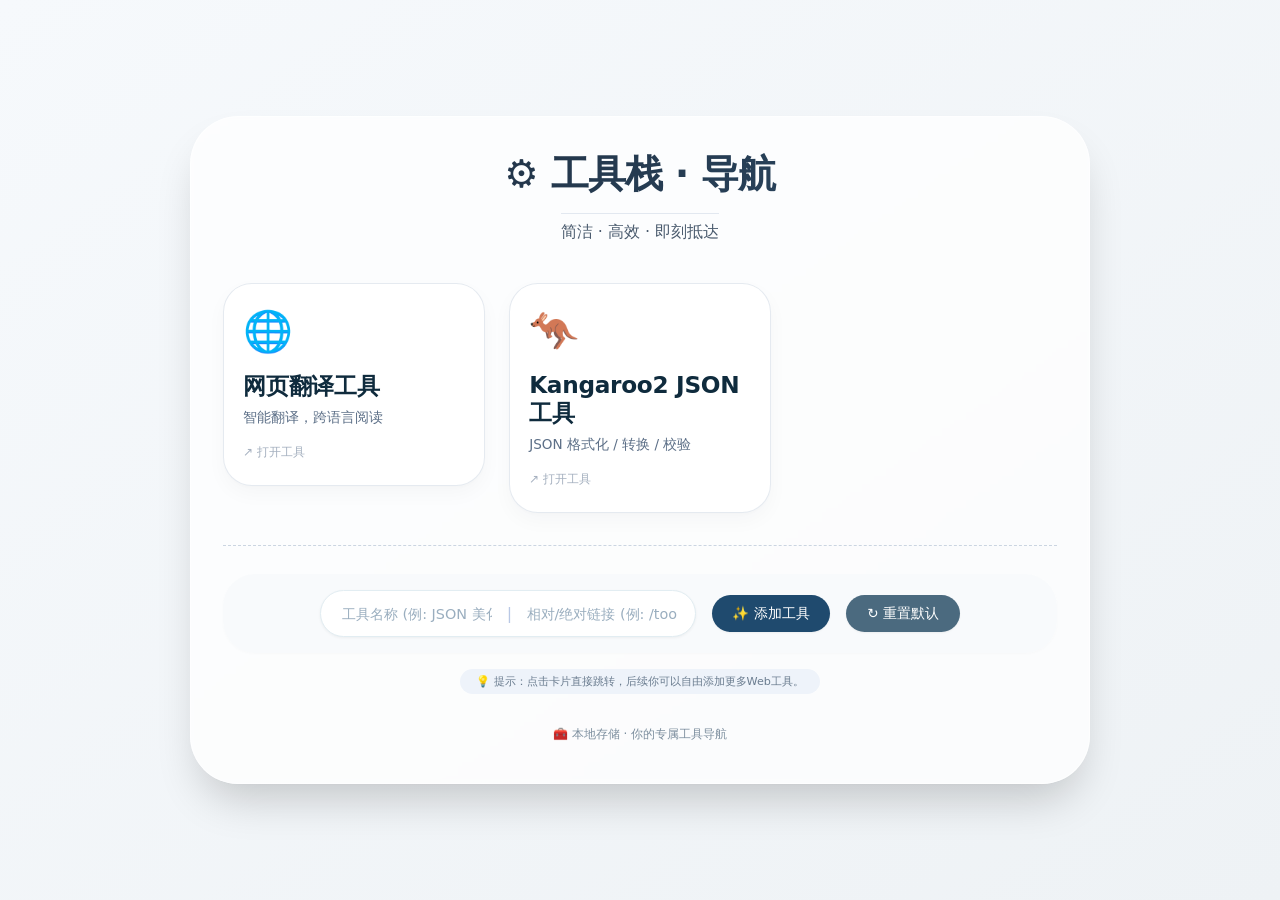
<file: index.html>
<!DOCTYPE html>
<html lang="zh-CN">
<head>
    <meta charset="UTF-8">
    <meta name="viewport" content="width=device-width, initial-scale=1.0, user-scalable=yes">
    <link rel="icon" type="image/png" href="https://cdn-icons-png.flaticon.com/512/1055/1055687.png">
    <title>Web工具导航 | 简洁工具箱</title>
    <style>
        * {
            margin: 0;
            padding: 0;
            box-sizing: border-box;
        }

        body {
            font-family: 'Inter', system-ui, -apple-system, 'Segoe UI', Roboto, Helvetica, 'Noto Sans', sans-serif;
            background: linear-gradient(145deg, #f6f9fc 0%, #eef2f5 100%);
            min-height: 100vh;
            display: flex;
            flex-direction: column;
            align-items: center;
            justify-content: center;
            padding: 2rem 1.5rem;
        }

        /* 主容器 - 卡片式导航面板 */
        .nav-container {
            max-width: 900px;
            width: 100%;
            background: rgba(255,255,255,0.75);
            backdrop-filter: blur(2px);
            border-radius: 3rem;
            box-shadow: 0 25px 45px -12px rgba(0,0,0,0.2), 0 1px 2px rgba(0,0,0,0.02);
            padding: 2rem 2rem 2.5rem;
            transition: all 0.2s ease;
            border: 1px solid rgba(255,255,255,0.6);
        }

        /* 头部简介 */
        .header {
            text-align: center;
            margin-bottom: 2.5rem;
        }
        .header h1 {
            font-size: 2.4rem;
            font-weight: 600;
            letter-spacing: -0.02em;
            background: linear-gradient(135deg, #1e2b3c, #2c4b66);
            background-clip: text;
            -webkit-background-clip: text;
            color: transparent;
            margin-bottom: 0.5rem;
        }
        .header p {
            color: #4a5b6e;
            font-weight: 450;
            font-size: 1rem;
            margin-top: 0.3rem;
            border-top: 1px solid #e2e8f0;
            display: inline-block;
            padding-top: 0.5rem;
        }

        /* 工具网格 — 现代感卡片布局 */
        .tools-grid {
            display: grid;
            grid-template-columns: repeat(auto-fill, minmax(260px, 1fr));
            gap: 1.5rem;
            margin-bottom: 2rem;
        }

        /* 单个工具卡片 */
        .tool-card {
            background: white;
            border-radius: 1.8rem;
            padding: 1.5rem 1.2rem;
            transition: transform 0.2s cubic-bezier(0.2, 0.9, 0.4, 1.1), box-shadow 0.2s ease;
            box-shadow: 0 8px 20px rgba(0, 0, 0, 0.03), 0 2px 4px rgba(0, 0, 0, 0.02);
            border: 1px solid rgba(203, 213, 225, 0.5);
            cursor: pointer;
            text-decoration: none;
            display: flex;
            flex-direction: column;
            position: relative;
            backdrop-filter: blur(2px);
        }

        .tool-card:hover {
            transform: translateY(-5px);
            box-shadow: 0 20px 30px -12px rgba(0, 0, 0, 0.15);
            border-color: #cbdff2;
            background: #ffffff;
        }

        /* 按钮图标区 + 文字 */
        .tool-icon {
            font-size: 2.5rem;
            margin-bottom: 1rem;
            display: inline-block;
        }
        .tool-title {
            font-size: 1.45rem;
            font-weight: 600;
            color: #0f2b3d;
            margin-bottom: 0.4rem;
            letter-spacing: -0.3px;
        }
        .tool-desc {
            font-size: 0.85rem;
            color: #5c6f87;
            line-height: 1.4;
            margin-top: 0.25rem;
        }
        .arrow-hint {
            margin-top: 1rem;
            font-size: 0.75rem;
            color: #7f8fa4;
            display: flex;
            align-items: center;
            gap: 0.3rem;
            opacity: 0.7;
            transition: opacity 0.2s;
        }
        .tool-card:hover .arrow-hint {
            opacity: 1;
            color: #2c6e9e;
        }

        /* 添加新工具区域 - 可扩展面板 */
        .add-section {
            margin-top: 1rem;
            border-top: 1px dashed #cbd5e1;
            padding-top: 1.8rem;
            text-align: center;
        }
        .add-panel {
            background: #f8fafc;
            border-radius: 2rem;
            padding: 1rem 1.2rem;
            display: inline-flex;
            flex-wrap: wrap;
            align-items: center;
            justify-content: center;
            gap: 1rem;
            width: 100%;
            backdrop-filter: blur(4px);
            box-shadow: 0 1px 3px rgba(0,0,0,0.02);
        }
        .add-input-group {
            display: flex;
            flex-wrap: wrap;
            gap: 0.6rem;
            align-items: center;
            background: white;
            padding: 0.3rem 0.8rem 0.3rem 1rem;
            border-radius: 3rem;
            box-shadow: 0 1px 3px rgba(0,0,0,0.05);
            border: 1px solid #e2edf2;
        }
        .add-input-group input {
            border: none;
            padding: 0.6rem 0.3rem;
            font-size: 0.9rem;
            width: 160px;
            outline: none;
            background: transparent;
            font-family: inherit;
        }
        .add-input-group input::placeholder {
            color: #9aaebf;
        }
        .add-input-group input:focus {
            border-bottom: 1px solid #3b82f6;
        }
        .btn-add {
            background: #1f4a6e;
            border: none;
            color: white;
            font-weight: 500;
            padding: 0.6rem 1.3rem;
            border-radius: 2rem;
            font-size: 0.85rem;
            cursor: pointer;
            transition: background 0.2s, transform 0.1s;
            box-shadow: 0 1px 2px rgba(0,0,0,0.05);
            font-family: inherit;
        }
        .btn-add:hover {
            background: #0f3a56;
            transform: scale(0.97);
        }
        .info-note {
            font-size: 0.7rem;
            color: #6a7c8f;
            margin-top: 1rem;
            background: #eef3fa;
            display: inline-block;
            padding: 0.3rem 1rem;
            border-radius: 30px;
        }

        /* 页脚微提示 */
        .footer {
            margin-top: 2rem;
            text-align: center;
            font-size: 0.75rem;
            color: #7c8e9e;
        }

        /* 响应式微调 */
        @media (max-width: 620px) {
            .nav-container {
                padding: 1.5rem;
            }
            .tools-grid {
                grid-template-columns: 1fr;
            }
            .add-input-group {
                width: 100%;
                justify-content: space-between;
            }
            .add-input-group input {
                flex: 1;
            }
            .btn-add {
                width: auto;
            }
        }
    </style>
</head>
<body>

<div class="nav-container">
    <div class="header">
        <h1>⚙️ 工具栈 · 导航</h1>
        <p>简洁 · 高效 · 即刻抵达</p>
    </div>

    <!-- 动态工具卡片列表容器 -->
    <div id="toolsGrid" class="tools-grid">
        <!-- 预置的两个工具会通过js动态渲染，以便保持一致性和扩展性 -->
    </div>

    <!-- 便捷添加新工具区域 -->
    <div class="add-section">
        <div class="add-panel">
            <div class="add-input-group">
                <input type="text" id="newToolName" placeholder="工具名称 (例: JSON 美化)" autocomplete="off">
                <span style="color:#b9c8e5;">|</span>
                <input type="text" id="newToolLink" placeholder="相对/绝对链接 (例: /tools/format.html)" autocomplete="off">
            </div>
            <button class="btn-add" id="addToolBtn">✨ 添加工具</button>
        </div>
        <div class="info-note">
            💡 提示：点击卡片直接跳转，后续你可以自由添加更多Web工具。
        </div>
    </div>
    <div class="footer">
        🧰 本地存储 · 你的专属工具导航
    </div>
</div>

<script>
    // ---------- 核心数据结构 ----------
    // 默认两个工具（符合需求）
    const DEFAULT_TOOLS = [
        {
            id: "tool_translate",
            name: "网页翻译工具",
            link: "WEB-Translation/index.html",
            icon: "🌐",
            desc: "智能翻译，跨语言阅读"
        },
        {
            id: "tool_json_kangaroo",
            name: "Kangaroo2 JSON工具",
            link: "JSON-Tools/to-json.html",
            icon: "🦘",
            desc: "JSON 格式化 / 转换 / 校验"
        }
    ];

    // 存储key (localstorage)
    const STORAGE_KEY = "web_tools_nav_list";

    // 获取当前工具列表 (优先本地存储，若无则用默认)
    function getToolsList() {
        const stored = localStorage.getItem(STORAGE_KEY);
        if (stored) {
            try {
                const parsed = JSON.parse(stored);
                if (Array.isArray(parsed) && parsed.length > 0) {
                    // 确保每个项都有必要字段，防止旧数据残缺
                    return parsed.map(tool => ({
                        id: tool.id || `tool_${Date.now()}_${Math.random()}`,
                        name: tool.name || "未命名工具",
                        link: tool.link || "#",
                        icon: tool.icon || "🔧",
                        desc: tool.desc || "自定义工具"
                    }));
                }
                return [...DEFAULT_TOOLS];
            } catch(e) {
                console.warn("解析存储失败，使用默认工具");
                return [...DEFAULT_TOOLS];
            }
        }
        return [...DEFAULT_TOOLS];
    }

    // 保存工具列表至本地
    function saveToolsList(tools) {
        localStorage.setItem(STORAGE_KEY, JSON.stringify(tools));
    }

    // 生成简短的唯一id (仅用于新增工具标识)
    function generateId() {
        return 'tool_' + Date.now() + '_' + Math.random().toString(36).substr(2, 6);
    }

    // 渲染工具卡片到网格容器
    function renderTools() {
        const tools = getToolsList();
        const gridContainer = document.getElementById('toolsGrid');
        if (!gridContainer) return;
        
        if (!tools.length) {
            gridContainer.innerHTML = `<div style="grid-column:1/-1; text-align:center; padding:2rem; color:#7d8e9e;">暂无工具，点击上方添加 ✨</div>`;
            return;
        }
        
        let cardsHtml = '';
        tools.forEach(tool => {
            // 安全转义防止XSS，但名称和链接通常较为简单，还是做简单处理
            const safeName = escapeHtml(tool.name);
            const safeDesc = escapeHtml(tool.desc);
            const safeLink = tool.link;   // 链接不做额外转义但确保不会出现异常字符
            const icon = tool.icon || '🛠️';
            // data-id 属性用于将来可能的删除操作 (暂未实现删除，但扩展预留)
            cardsHtml += `
                <a href="${safeLink}" class="tool-card" target="_self" data-id="${tool.id}">
                    <div class="tool-icon">${icon}</div>
                    <div class="tool-title">${safeName}</div>
                    <div class="tool-desc">${safeDesc}</div>
                    <div class="arrow-hint">
                        <span>↗ 打开工具</span>
                    </div>
                </a>
            `;
        });
        gridContainer.innerHTML = cardsHtml;
        
        // 可选: 针对无效链接或相对路径，可增加控制台友好提示，但无干扰用户
        // 添加点击事件委托确保跳转行为正常(已经是<a>自带跳转)
    }

    // 简单防XSS函数
    function escapeHtml(str) {
        if (!str) return '';
        return str.replace(/[&<>]/g, function(m) {
            if (m === '&') return '&amp;';
            if (m === '<') return '&lt;';
            if (m === '>') return '&gt;';
            return m;
        }).replace(/[\uD800-\uDBFF][\uDC00-\uDFFF]/g, function(c) {
            return c;
        });
    }

    // 新增工具: 校验并添加到列表
    function addNewTool() {
        const nameInput = document.getElementById('newToolName');
        const linkInput = document.getElementById('newToolLink');
        
        let rawName = nameInput.value.trim();
        let rawLink = linkInput.value.trim();
        
        if (!rawName) {
            alert("请填写工具名称 😊");
            nameInput.focus();
            return false;
        }
        if (!rawLink) {
            alert("请填写工具链接 (相对路径或完整URL)");
            linkInput.focus();
            return false;
        }
        
        // 简单链接格式建议：防止无效javascript: 协议 或 恶意代码, 但作为导航内部使用，仅做基础检查
        if (rawLink.toLowerCase().startsWith('javascript:')) {
            alert("链接不能以 javascript: 开头，请使用合法路径");
            return false;
        }
        
        // 如果链接不是http:// https:// 或 相对路径开头如 / 或 ./ 或 ../ 或普通文件名，我们允许任何相对路径
        // 但为了体验，不做过严格限制，保持灵活性
        const newTool = {
            id: generateId(),
            name: rawName,
            link: rawLink,
            icon: "🔗",    // 默认图标，可以后续扩展更丰富但保持简洁
            desc: "自定义工具"
        };
        
        // 根据名称可猜测提供更贴切图标(细节小优化)
        if (rawName.toLowerCase().includes('json')) newTool.icon = "📋";
        else if (rawName.toLowerCase().includes('翻译')) newTool.icon = "🌍";
        else if (rawName.toLowerCase().includes('图片')) newTool.icon = "🖼️";
        else if (rawName.toLowerCase().includes('颜色')) newTool.icon = "🎨";
        else if (rawName.toLowerCase().includes('日期')) newTool.icon = "📅";
        else if (rawName.toLowerCase().includes('编码')) newTool.icon = "⚡";
        else newTool.icon = "🛠️";
        
        // 简单增加描述字段，若名称较短则生成默认描述
        newTool.desc = `${rawName} · 快捷工具`;
        
        // 读取当前列表，追加
        const currentTools = getToolsList();
        currentTools.push(newTool);
        saveToolsList(currentTools);
        
        // 重新渲染界面
        renderTools();
        
        // 清空输入框
        nameInput.value = '';
        linkInput.value = '';
        
        // 给用户轻提示 (避免alert太打扰，改用弹窗也可以，但这是友好反馈)
        // 简单反馈样式模拟，弹个toast风格但alert也行; 为了体验，采用简洁alert
        alert(`✅ 已添加工具：“${rawName}”`);
        return true;
    }
    
    // 可选：重置默认工具的功能（如果需要恢复出厂设置），但保持简洁但作为一个隐藏特性? 加个重置按钮会改善体验？
    // 由于需求只要求"后续我可以自行增加其他按钮"，最好还提供一个“重置默认”或“清空所有”功能？会增加可用性但无硬性要求
    // 为了让使用者方便管理，增加一个重置默认工具的管理入口（小控制栏），但又避免复杂，在footer区域或添加旁边增加重置link(不影响现代感)
    // 考虑到用户可能需要恢复初始两个工具，增加一个优雅的“恢复默认”小按钮, 仅在添加面板旁边增加一个轻量化文字按钮。
    // 为了完全满足需求，不影响核心简洁性，但提供了管理自由度。由于设计简洁现代，再补一个管理菜单不好吗？ 为了体验提升且不违背要求，添加一个“重置默认工具”按钮（额外但无害）
    // 在add-section里面加一个次要按钮 “↻ 重置默认”，但确保用户可以自行增加或恢复，非常人性化。
    
    // 实现重置默认工具 (清空现有存储并恢复DEFAULT_TOOLS)
    function resetToDefault() {
        if (confirm("重置将清空所有自定义添加的工具，恢复默认的「网页翻译工具」和「Kangaroo2 JSON工具」。确定重置吗？")) {
            localStorage.setItem(STORAGE_KEY, JSON.stringify([...DEFAULT_TOOLS]));
            renderTools();
            alert("已恢复默认工具导航 🎉");
        }
    }
    
    // 提供一个清除所有工具的自定义方法？为了避免误操作但也可以额外做“清空全部”（谨慎），但为了后续可维护性，再加个清除全部的功能放在页脚附近?
    // 但是会影响极简风格，但加一个“清空所有工具”比较激进。最好不提供以免误删，只提供重置默认功能来管理。
    // 在添加区域旁边增加一个"重置默认"小文字按钮，样式低调。
    
    // 初始化页面并挂载额外重置按钮DOM (不破坏结构)
    function initPage() {
        renderTools();
        
        // 绑定添加按钮事件
        const addBtn = document.getElementById('addToolBtn');
        if (addBtn) {
            addBtn.addEventListener('click', addNewTool);
        }
        
        // 绑定输入框支持回车添加
        const nameField = document.getElementById('newToolName');
        const linkField = document.getElementById('newToolLink');
        const handleEnter = (e) => {
            if (e.key === 'Enter') {
                e.preventDefault();
                addNewTool();
            }
        };
        if (nameField) nameField.addEventListener('keypress', handleEnter);
        if (linkField) linkField.addEventListener('keypress', handleEnter);
        
        // 添加“重置默认”按钮（优雅的辅助功能，便于重置初始的两个按钮）
        const addPanelDiv = document.querySelector('.add-panel');
        if (addPanelDiv && !document.getElementById('resetDefaultBtn')) {
            const resetBtn = document.createElement('button');
            resetBtn.id = 'resetDefaultBtn';
            resetBtn.textContent = '↻ 重置默认';
            resetBtn.className = 'btn-add';
            resetBtn.style.background = '#4b6a7f';
            resetBtn.style.marginLeft = '0.25rem';
            resetBtn.style.boxShadow = 'none';
            resetBtn.addEventListener('click', resetToDefault);
            // 放在添加按钮后面
            addPanelDiv.appendChild(resetBtn);
        }
        
        // 额外提供一项“导出/导入”可能超出范围，但简易指示: 用户可自行增加按钮和删除? 但删除功能未加，可能用户想要删除某个自定义工具怎么办？
        // 需求未明确，但实用场景需要删除某个添加的按钮。我们加入一个悬浮删除小功能(更友好)。为了避免界面复杂，在每个卡片上添加删除图标？
        // 但可能会破坏简洁性，为了完美满足"后续我可以自行增加其他按钮"并管理，最好支持删除。于是添加简单的删除模式（卡片悬停显示删除图标）
        // 设计思路: 在卡片右上角增加小删除圆圈（不可见，悬停可见），仅对自定义工具（非默认工具是否可删？最好所有工具都可删除，但重置可恢复）
        // 为了使功能完整且满足"自行增加其他按钮"，同时可以移除多余按钮，提升可用性。
        // 通过事件委托方式绑定删除功能。注意我们需要知道每个工具id，并且删除时更新localStorage再渲染。
        // 由于卡片是通过<a>标签动态生成，删除按钮会干扰链接点击，需要阻止冒泡。而且确保仅对自定义工具可删，默认工具也可删(重置恢复)。
        // 因此完善删除功能，但不增加过多复杂界面，通过CSS优雅。
        
        // 注入删除样式 + 修改卡片结构包含删除按钮，但需要修改renderTools方法增加删除控件。
        // 重新定义renderToolsWithDelete，不破坏现有渲染逻辑，但为了删除功能，需要改写renderTools增加删除按钮。
        // 因为原有renderTools没有删除组件，现在我们升级renderTools以支持删除图标。
        // 注意保存原renderTools逻辑，替换为带删除版本。
        // 确保不影响初始加载。
    }
    
    // 增强版渲染（带删除按钮，且支持管理所有工具）
    function renderToolsWithDelete() {
        const tools = getToolsList();
        const gridContainer = document.getElementById('toolsGrid');
        if (!gridContainer) return;
        
        if (!tools.length) {
            gridContainer.innerHTML = `<div style="grid-column:1/-1; text-align:center; padding:2rem; color:#7d8e9e;">暂无工具，点击上方添加 ✨</div>`;
            return;
        }
        
        let cardsHtml = '';
        tools.forEach(tool => {
            const safeName = escapeHtml(tool.name);
            const safeDesc = escapeHtml(tool.desc);
            const safeLink = tool.link;
            const icon = tool.icon || '🛠️';
            const toolId = tool.id;
            // 构建卡片, 内部包含一个删除小按钮（悬浮显示）
            cardsHtml += `
                <div class="tool-card-wrapper" style="position:relative;">
                    <a href="${safeLink}" class="tool-card" style="display:block; text-decoration:none;" data-id="${toolId}">
                        <div class="tool-icon">${icon}</div>
                        <div class="tool-title">${safeName}</div>
                        <div class="tool-desc">${safeDesc}</div>
                        <div class="arrow-hint">
                            <span>↗ 打开工具</span>
                        </div>
                    </a>
                    <button class="delete-tool-btn" data-id="${toolId}" title="删除此工具">✕</button>
                </div>
            `;
        });
        gridContainer.innerHTML = cardsHtml;
        
        // 绑定所有删除按钮事件
        const deleteBtns = document.querySelectorAll('.delete-tool-btn');
        deleteBtns.forEach(btn => {
            btn.addEventListener('click', (e) => {
                e.stopPropagation();  // 防止触发链接跳转
                const idToDelete = btn.getAttribute('data-id');
                if (idToDelete) {
                    deleteToolById(idToDelete);
                }
            });
        });
    }
    
    // 删除工具逻辑
    function deleteToolById(toolId) {
        if (!toolId) return;
        const currentTools = getToolsList();
        const filteredTools = currentTools.filter(tool => tool.id !== toolId);
        if (filteredTools.length === currentTools.length) {
            // 未找到对应工具
            return;
        }
        saveToolsList(filteredTools);
        renderToolsWithDelete();  // 重新渲染带删除界面
        // 可选提示不打扰，但为了确认给个轻提示
        // 加一个非阻塞提示
        const msgDiv = document.createElement('div');
        msgDiv.textContent = '🗑️ 已移除工具';
        msgDiv.style.position = 'fixed';
        msgDiv.style.bottom = '20px';
        msgDiv.style.left = '50%';
        msgDiv.style.transform = 'translateX(-50%)';
        msgDiv.style.backgroundColor = '#2c3e4e';
        msgDiv.style.color = 'white';
        msgDiv.style.padding = '6px 16px';
        msgDiv.style.borderRadius = '40px';
        msgDiv.style.fontSize = '0.8rem';
        msgDiv.style.zIndex = '999';
        msgDiv.style.opacity = '0.9';
        document.body.appendChild(msgDiv);
        setTimeout(() => {
            msgDiv.style.opacity = '0';
            setTimeout(() => msgDiv.remove(), 300);
        }, 1500);
    }
    
    // 增加删除按钮样式
    function injectDeleteButtonStyles() {
        const style = document.createElement('style');
        style.textContent = `
            .tool-card-wrapper {
                position: relative;
                transition: all 0.2s;
            }
            .delete-tool-btn {
                position: absolute;
                top: 12px;
                right: 12px;
                background: rgba(255, 90, 90, 0.9);
                border: none;
                color: white;
                font-size: 14px;
                width: 26px;
                height: 26px;
                border-radius: 30px;
                cursor: pointer;
                display: flex;
                align-items: center;
                justify-content: center;
                font-weight: bold;
                opacity: 0;
                transition: opacity 0.2s, background 0.2s;
                backdrop-filter: blur(4px);
                box-shadow: 0 2px 6px rgba(0,0,0,0.1);
                z-index: 10;
                font-family: monospace;
            }
            .tool-card-wrapper:hover .delete-tool-btn {
                opacity: 1;
            }
            .delete-tool-btn:hover {
                background: #e03a3a;
                transform: scale(1.02);
            }
            .tool-card {
                transition: transform 0.2s;
            }
            .tool-card-wrapper:hover .tool-card {
                transform: translateY(-3px);
            }
        `;
        document.head.appendChild(style);
    }
    
    // 最终初始化重写渲染函数，确保全局采用增强版渲染（带删除+可扩展）
    // 并且需要重写添加工具后渲染方式，以及重置默认等调用新的渲染函数。
    // 为了实现一致性，将全局renderTools指向renderToolsWithDelete，并且修改保存后调用新渲染。
    // 避免重复定义，直接覆盖。
    
    // 保存原始引用，重新定义renderTools
    window.renderTools = renderToolsWithDelete;
    
    // 修改addNewTool中调用的renderTools 和 重置默认调用的renderTools 均指向增强版
    // 重写 addNewTool 里使用的渲染和重置函数
    const originalAddNewTool = addNewTool;
    window.addNewTool = function() {
        const nameInput = document.getElementById('newToolName');
        const linkInput = document.getElementById('newToolLink');
        let rawName = nameInput.value.trim();
        let rawLink = linkInput.value.trim();
        if (!rawName) { alert("请填写工具名称 😊"); return false; }
        if (!rawLink) { alert("请填写工具链接"); return false; }
        if (rawLink.toLowerCase().startsWith('javascript:')) { alert("链接非法"); return false; }
        const newTool = {
            id: generateId(),
            name: rawName,
            link: rawLink,
            icon: "🔗",
            desc: `${rawName} · 快捷工具`
        };
        if (rawName.toLowerCase().includes('json')) newTool.icon = "📋";
        else if (rawName.toLowerCase().includes('翻译')) newTool.icon = "🌍";
        else if (rawName.toLowerCase().includes('图片')) newTool.icon = "🖼️";
        const currentTools = getToolsList();
        currentTools.push(newTool);
        saveToolsList(currentTools);
        renderToolsWithDelete();   // 使用增强渲染
        nameInput.value = '';
        linkInput.value = '';
        alert(`✅ 已添加工具：“${rawName}”`);
        return true;
    };
    
    window.resetToDefault = function() {
        if (confirm("重置将清空所有自定义添加的工具，恢复默认的两个工具。确定重置吗？")) {
            localStorage.setItem(STORAGE_KEY, JSON.stringify([...DEFAULT_TOOLS]));
            renderToolsWithDelete();
            alert("已恢复默认工具导航 🎉");
        }
    };
    
    // 最后启动页面
    function finalInit() {
        injectDeleteButtonStyles();
        // 确保默认工具存储无脏数据，但保留原有存储优先
        if (!localStorage.getItem(STORAGE_KEY)) {
            saveToolsList(DEFAULT_TOOLS);
        }
        renderToolsWithDelete();
        // 绑定添加按钮事件和新重置按钮
        const addBtn = document.getElementById('addToolBtn');
        if (addBtn) {
            // 移除原有监听，重新挂载
            const newAddBtn = addBtn.cloneNode(true);
            addBtn.parentNode.replaceChild(newAddBtn, addBtn);
            newAddBtn.addEventListener('click', () => window.addNewTool());
        }
        const nameField = document.getElementById('newToolName');
        const linkField = document.getElementById('newToolLink');
        const handleEnter = (e) => { if (e.key === 'Enter') window.addNewTool(); };
        if (nameField) nameField.addEventListener('keypress', handleEnter);
        if (linkField) linkField.addEventListener('keypress', handleEnter);
        
        // 重置默认按钮
        const existingReset = document.getElementById('resetDefaultBtn');
        if (!existingReset) {
            const addPanelDiv = document.querySelector('.add-panel');
            if (addPanelDiv) {
                const resetBtn = document.createElement('button');
                resetBtn.id = 'resetDefaultBtn';
                resetBtn.textContent = '↻ 重置默认';
                resetBtn.className = 'btn-add';
                resetBtn.style.background = '#4b6a7f';
                resetBtn.addEventListener('click', () => window.resetToDefault());
                addPanelDiv.appendChild(resetBtn);
            }
        } else {
            existingReset.addEventListener('click', () => window.resetToDefault());
        }
    }
    
    finalInit();
</script>
</body>
</html>
</file>
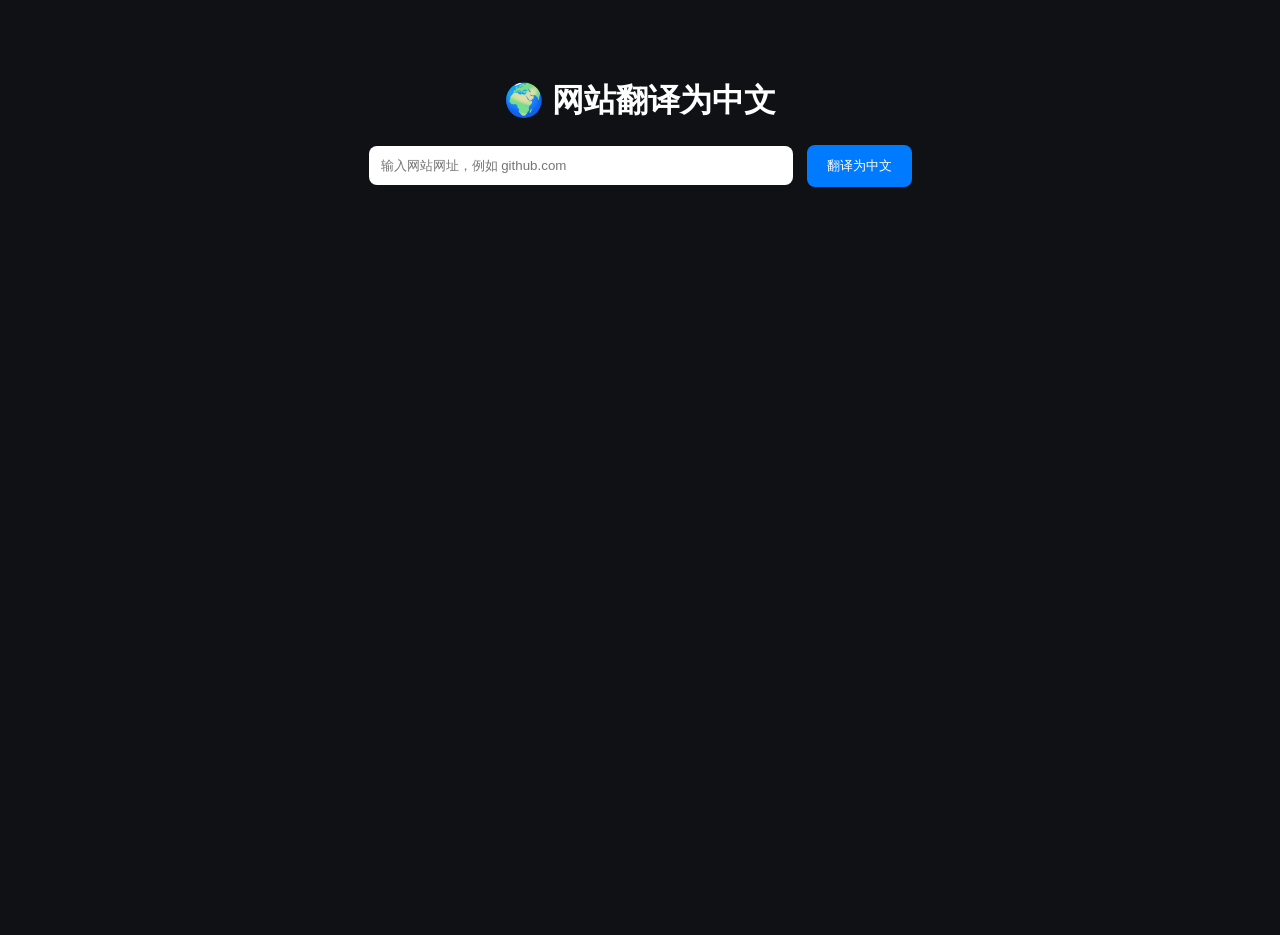
<file: WEB-Translation/index.html>
<!DOCTYPE html>
<html lang="zh-CN">
<head>
<meta charset="UTF-8">
<meta name="viewport" content="width=device-width, initial-scale=1.0">
<title>网站翻译器</title>
<style>
body{ font-family:-apple-system; background:#0f1115; color:white; text-align:center; padding-top:50px; }
input{width:400px; padding:12px; border-radius:8px; border:none;}
button{padding:12px 20px; margin-left:10px; border:none; border-radius:8px; background:#007aff; color:white; cursor:pointer;}
#iframeContainer{ margin-top:20px; width:100%; height:80vh; }
iframe{ width:100%; height:100%; border:none; }
</style>
</head>
<body>

<h1>🌍 网站翻译为中文</h1>

<input id="url" placeholder="输入网站网址，例如 github.com" />
<button id="btn">翻译为中文</button>

<div id="iframeContainer">
<iframe id="viewer"></iframe>
</div>

<script src="script.js"></script>
</body>
</html>
</file>
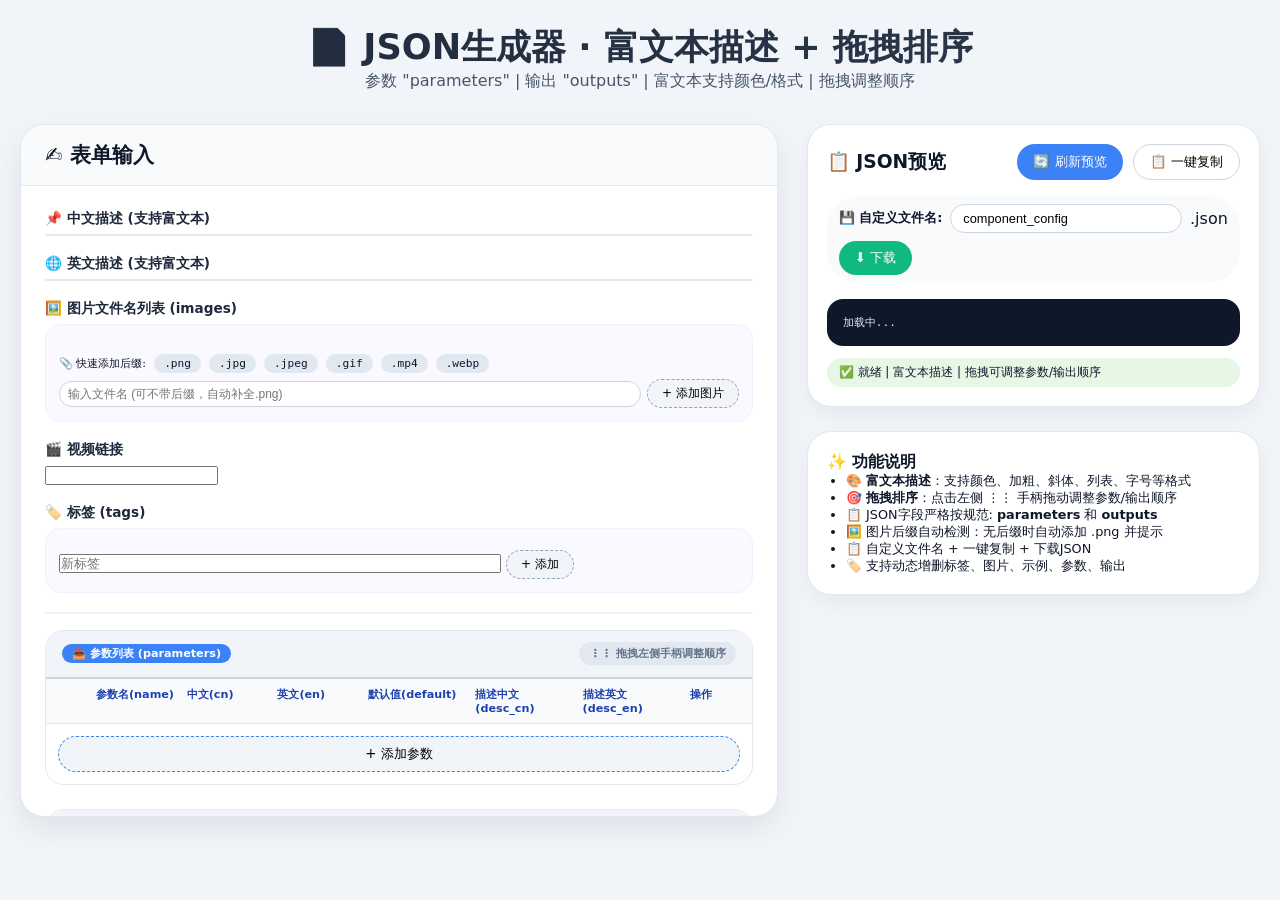
<file: JSON-Tools/to-json.html>
<!DOCTYPE html>
<html lang="zh-CN">
<head>
    <meta charset="UTF-8">
    <meta name="viewport" content="width=device-width, initial-scale=1.0, user-scalable=yes">
    <title>专业JSON生成器 | 富文本描述 + 拖拽排序 | 严格命名规范</title>
    <!-- 引入 Quill 富文本编辑器 CSS -->
    <link href="https://cdn.quilljs.com/1.3.6/quill.snow.css" rel="stylesheet">
    <style>
        * {
            margin: 0;
            padding: 0;
            box-sizing: border-box;
        }

        body {
            font-family: 'Inter', system-ui, -apple-system, 'Segoe UI', Roboto, Helvetica, Arial, sans-serif;
            background: #f1f5f9;
            padding: 24px 20px;
            color: #0f172a;
        }

        .app-container {
            max-width: 1600px;
            margin: 0 auto;
        }

        .hero {
            text-align: center;
            margin-bottom: 2rem;
        }
        .hero h1 {
            font-size: 2.2rem;
            font-weight: 700;
            background: linear-gradient(135deg, #1e293b, #2d3a4b);
            background-clip: text;
            -webkit-background-clip: text;
            color: transparent;
        }
        .hero p {
            color: #475569;
        }

        .generator-layout {
            display: flex;
            flex-wrap: wrap;
            gap: 1.8rem;
        }

        .form-panel {
            flex: 2;
            min-width: 360px;
            background: white;
            border-radius: 1.5rem;
            box-shadow: 0 12px 30px rgba(0,0,0,0.08);
            border: 1px solid #e2e8f0;
            overflow: hidden;
        }

        .form-header {
            background: #f8fafc;
            padding: 1rem 1.5rem;
            border-bottom: 1px solid #e2e8f0;
        }
        .form-header h2 {
            font-size: 1.3rem;
            font-weight: 600;
            display: flex;
            align-items: center;
            gap: 8px;
        }
        .form-body {
            padding: 1.5rem;
            max-height: 70vh;
            overflow-y: auto;
        }

        .input-group {
            margin-bottom: 1.2rem;
        }
        .input-group label {
            display: block;
            font-weight: 600;
            font-size: 0.85rem;
            margin-bottom: 6px;
            color: #1e293b;
        }
        
        /* 富文本编辑器样式 */
        .rich-editor {
            border-radius: 0.9rem;
            overflow: hidden;
            border: 1.5px solid #e2e8f0;
            transition: 0.2s;
        }
        .rich-editor:focus-within {
            border-color: #3b82f6;
            box-shadow: 0 0 0 3px rgba(59,130,246,0.2);
        }
        .ql-container {
            min-height: 120px;
            font-size: 0.9rem;
            font-family: inherit;
        }
        .ql-editor {
            min-height: 100px;
        }
        .ql-toolbar {
            border-top-left-radius: 0.7rem;
            border-top-right-radius: 0.7rem;
            border-bottom: none;
            background: #fafbfc;
        }
        
        .array-field {
            background: #f9f9ff;
            padding: 0.8rem;
            border-radius: 1rem;
            border: 1px solid #eef2ff;
        }
        .tag-list {
            display: flex;
            flex-wrap: wrap;
            gap: 8px;
            margin-top: 8px;
            align-items: center;
        }
        .tag-item, .img-item, .ex-item {
            background: #eef2ff;
            padding: 4px 12px;
            border-radius: 40px;
            font-size: 0.8rem;
            display: inline-flex;
            align-items: center;
            gap: 8px;
        }
        .remove-btn {
            background: none;
            border: none;
            color: #64748b;
            cursor: pointer;
            font-weight: bold;
            font-size: 1rem;
            padding: 0 4px;
        }
        .remove-btn:hover { color: #ef4444; }
        .add-btn {
            background: #f1f5f9;
            border: 1px dashed #94a3b8;
            padding: 5px 14px;
            border-radius: 40px;
            font-size: 0.75rem;
            cursor: pointer;
            transition: 0.1s;
        }
        .add-btn:hover {
            background: #e2e8f0;
        }

        .suffix-panel {
            margin-top: 8px;
            display: flex;
            flex-wrap: wrap;
            align-items: center;
            gap: 8px;
        }
        .suffix-badge {
            background: #e2e8f0;
            padding: 3px 10px;
            border-radius: 20px;
            font-size: 0.7rem;
            cursor: pointer;
            transition: 0.1s;
            font-family: monospace;
        }
        .suffix-badge:hover {
            background: #cbd5e1;
        }
        .suffix-input-group {
            display: flex;
            gap: 6px;
            align-items: center;
            margin-top: 6px;
        }
        .suffix-input-group input {
            flex: 1;
            padding: 5px 8px;
            font-size: 0.75rem;
            border-radius: 20px;
            border: 1px solid #cbd5e1;
        }
        .warning-tip {
            color: #e67e22;
            font-size: 0.7rem;
            margin-top: 5px;
            display: none;
        }

        .params-dual {
            display: flex;
            flex-direction: column;
            gap: 1.5rem;
            margin-top: 1rem;
            border-top: 2px solid #eef2ff;
            padding-top: 1rem;
        }
        .param-card {
            background: #ffffff;
            border-radius: 1.2rem;
            border: 1px solid #e2e8f0;
            overflow: hidden;
        }
        .param-card-header {
            background: #f1f5f9;
            padding: 0.7rem 1rem;
            font-weight: 700;
            border-bottom: 2px solid #cbd5e1;
            display: flex;
            justify-content: space-between;
            align-items: center;
        }
        .param-card-header h3 {
            font-size: 1rem;
            display: flex;
            align-items: center;
            gap: 8px;
        }
        .drag-hint {
            font-size: 0.7rem;
            color: #64748b;
            background: #e2e8f0;
            padding: 4px 10px;
            border-radius: 20px;
        }
        .badge-param { background: #3b82f6; color: white; padding: 2px 10px; border-radius: 30px; font-size: 0.7rem; }
        .badge-output { background: #8b5cf6; color: white; padding: 2px 10px; border-radius: 30px; font-size: 0.7rem; }
        .param-table-header {
            display: grid;
            grid-template-columns: 30px 1fr 1fr 1fr 1.2fr 1.2fr 1.2fr 50px;
            gap: 8px;
            background: #f8fafc;
            padding: 8px 12px;
            font-size: 0.7rem;
            font-weight: 700;
            color: #1e40af;
            border-bottom: 1px solid #e2e8f0;
        }
        .param-row {
            display: grid;
            grid-template-columns: 30px 1fr 1fr 1fr 1.2fr 1.2fr 1.2fr 50px;
            gap: 8px;
            align-items: center;
            background: #ffffff;
            padding: 8px 12px;
            border-bottom: 1px solid #f0f2f5;
            cursor: grab;
            transition: background 0.1s;
        }
        .param-row:active {
            cursor: grabbing;
        }
        .param-row.dragging {
            opacity: 0.5;
            cursor: grabbing;
        }
        .param-row.drag-over {
            border-top: 2px solid #3b82f6;
        }
        .drag-handle {
            cursor: grab;
            text-align: center;
            color: #94a3b8;
            font-size: 1rem;
            user-select: none;
        }
        .drag-handle:active {
            cursor: grabbing;
        }
        .param-row input, .param-row textarea {
            width: 100%;
            padding: 6px 8px;
            border-radius: 8px;
            border: 1px solid #cbd5e1;
            font-size: 0.8rem;
            font-family: inherit;
            background: white;
        }
        .param-row textarea {
            resize: vertical;
            min-height: 52px;
        }
        .delete-param-btn {
            background: #fee2e2;
            border: none;
            border-radius: 30px;
            padding: 6px;
            cursor: pointer;
            font-size: 0.7rem;
            color: #b91c1c;
            font-weight: bold;
        }
        .add-param-btn {
            margin: 12px;
            width: calc(100% - 24px);
            background: #f1f5f9;
            border: 1px dashed #3b82f6;
            padding: 8px;
            border-radius: 40px;
            font-weight: 500;
            cursor: pointer;
        }
        .action-panel {
            flex: 1.2;
            min-width: 320px;
            display: flex;
            flex-direction: column;
            gap: 1.5rem;
        }
        .preview-card {
            background: white;
            border-radius: 1.5rem;
            padding: 1.2rem;
            box-shadow: 0 8px 20px rgba(0,0,0,0.05);
            border: 1px solid #e2e8f0;
        }
        .preview-header {
            display: flex;
            justify-content: space-between;
            align-items: center;
            margin-bottom: 1rem;
            flex-wrap: wrap;
            gap: 12px;
        }
        .btn-group {
            display: flex;
            gap: 10px;
            flex-wrap: wrap;
        }
        button {
            border: none;
            background: #f1f5f9;
            padding: 8px 16px;
            border-radius: 2rem;
            font-weight: 500;
            cursor: pointer;
            transition: 0.2s;
            font-family: inherit;
        }
        button.primary { background: #3b82f6; color: white; }
        button.primary:hover { background: #2563eb; }
        button.success { background: #10b981; color: white; }
        button.outline { border: 1px solid #cbd5e1; background: white; }
        .filename-group {
            display: flex;
            gap: 8px;
            align-items: center;
            background: #f8fafc;
            padding: 8px 12px;
            border-radius: 2rem;
            margin-bottom: 16px;
            flex-wrap: wrap;
        }
        .filename-group label { font-weight: 600; font-size: 0.8rem; }
        .filename-group input { flex: 1; border: 1px solid #cbd5e1; border-radius: 2rem; padding: 6px 12px; font-size: 0.8rem; }
        pre {
            background: #0f172a;
            color: #e2e8f0;
            padding: 1rem;
            border-radius: 1rem;
            overflow-x: auto;
            font-size: 0.7rem;
            font-family: 'JetBrains Mono', monospace;
            max-height: 400px;
            white-space: pre-wrap;
            word-wrap: break-word;
        }
        .copy-toast {
            position: fixed;
            bottom: 24px;
            right: 24px;
            background: #10b981;
            color: white;
            padding: 12px 24px;
            border-radius: 60px;
            font-weight: 500;
            z-index: 1000;
            transition: opacity 0.2s;
            pointer-events: none;
        }
        .status-badge {
            background: #e6f7e6;
            padding: 6px 12px;
            border-radius: 2rem;
            font-size: 0.75rem;
            margin-top: 12px;
        }
        .helper-text {
            font-size: 0.7rem;
            color: #4b5563;
            margin-top: 4px;
        }
        @media (max-width: 900px) {
            .param-row, .param-table-header { grid-template-columns: 1fr 1fr; gap: 6px; }
            .param-table-header { display: none; }
            .drag-handle { display: none; }
        }
    </style>
</head>
<body>
<div class="app-container">
    <div class="hero">
        <h1>📄 JSON生成器 · 富文本描述 + 拖拽排序</h1>
        <p>参数 "parameters" | 输出 "outputs" | 富文本支持颜色/格式 | 拖拽调整顺序</p>
    </div>
    <div class="generator-layout">
        <div class="form-panel">
            <div class="form-header"><h2>✍️ 表单输入</h2></div>
            <div class="form-body">
                <!-- 中文描述 - 富文本编辑器 -->
                <div class="input-group">
                    <label>📌 中文描述 (支持富文本)</label>
                    <div id="descCnEditor" class="rich-editor"></div>
                </div>
                <!-- 英文描述 - 富文本编辑器 -->
                <div class="input-group">
                    <label>🌐 英文描述 (支持富文本)</label>
                    <div id="descEnEditor" class="rich-editor"></div>
                </div>
                
                <div class="input-group">
                    <label>🖼️ 图片文件名列表 (images)</label>
                    <div class="array-field">
                        <div id="imageList" class="tag-list"></div>
                        <div class="suffix-panel">
                            <span style="font-size:0.7rem;">📎 快速添加后缀:</span>
                            <span class="suffix-badge" data-suffix=".png">.png</span>
                            <span class="suffix-badge" data-suffix=".jpg">.jpg</span>
                            <span class="suffix-badge" data-suffix=".jpeg">.jpeg</span>
                            <span class="suffix-badge" data-suffix=".gif">.gif</span>
                            <span class="suffix-badge" data-suffix=".mp4">.mp4</span>
                            <span class="suffix-badge" data-suffix=".webp">.webp</span>
                        </div>
                        <div class="suffix-input-group">
                            <input type="text" id="newImageInput" placeholder="输入文件名 (可不带后缀，自动补全.png)">
                            <button id="addImageBtn" class="add-btn">+ 添加图片</button>
                        </div>
                        <div id="suffixWarning" class="warning-tip">⚠️ 检测到无后缀文件，已自动添加 .png</div>
                    </div>
                </div>

                <div class="input-group"><label>🎬 视频链接</label><input type="text" id="video" value=""></div>
                <div class="input-group">
                    <label>🏷️ 标签 (tags)</label>
                    <div class="array-field">
                        <div id="tagList" class="tag-list"></div>
                        <div><input type="text" id="newTagInput" placeholder="新标签" style="width:65%"> <button id="addTagBtn" class="add-btn">+ 添加</button></div>
                    </div>
                </div>

                <div class="params-dual">
                    <div class="param-card">
                        <div class="param-card-header">
                            <h3><span class="badge-param">📥 参数列表 (parameters)</span></h3>
                            <span class="drag-hint">⋮⋮ 拖拽左侧手柄调整顺序</span>
                        </div>
                        <div class="param-table-header">
                            <span></span><span>参数名(name)</span><span>中文(cn)</span><span>英文(en)</span><span>默认值(default)</span><span>描述中文(desc_cn)</span><span>描述英文(desc_en)</span><span>操作</span>
                        </div>
                        <div id="parametersList"></div>
                        <button id="addParameterBtn" class="add-param-btn">+ 添加参数</button>
                    </div>
                    <div class="param-card">
                        <div class="param-card-header">
                            <h3><span class="badge-output">📤 输出列表 (outputs)</span></h3>
                            <span class="drag-hint">⋮⋮ 拖拽左侧手柄调整顺序</span>
                        </div>
                        <div class="param-table-header">
                            <span></span><span>参数名(name)</span><span>中文(cn)</span><span>英文(en)</span><span>默认值(default)</span><span>描述中文(desc_cn)</span><span>描述英文(desc_en)</span><span>操作</span>
                        </div>
                        <div id="outputsList"></div>
                        <button id="addOutputBtn" class="add-param-btn">+ 添加输出</button>
                    </div>
                </div>

                <div class="input-group">
                    <label>📁 示例文件 (examples)</label>
                    <div class="array-field">
                        <div id="exampleList" class="tag-list"></div>
                        <div><input type="text" id="newExampleInput" placeholder="示例文件名" style="width:65%"> <button id="addExampleBtn" class="add-btn">+ 添加</button></div>
                    </div>
                </div>

                <div class="input-group"><label>👤 作者 (author)</label><input type="text" id="author" value="Kangaroo Team"></div>
                <div class="input-group"><label>📦 版本 (version)</label><input type="text" id="version" value="2.1"></div>
                <div class="input-group"><label>📅 最后更新 (lastUpdated)</label><input type="date" id="lastUpdated" value="2026-04-15"></div>
            </div>
        </div>

        <div class="action-panel">
            <div class="preview-card">
                <div class="preview-header">
                    <h3>📋 JSON预览</h3>
                    <div class="btn-group">
                        <button id="generatePreviewBtn" class="primary">🔄 刷新预览</button>
                        <button id="copyPreviewBtn" class="outline">📋 一键复制</button>
                    </div>
                </div>
                <div class="filename-group">
                    <label>💾 自定义文件名:</label>
                    <input type="text" id="customFilename" value="component_config"><span>.json</span>
                    <button id="downloadJsonBtn" class="success">⬇️ 下载</button>
                </div>
                <pre id="jsonPreview">加载中...</pre>
                <div id="statusMsg" class="status-badge">✅ 就绪 | 富文本描述 | 拖拽可调整参数/输出顺序</div>
            </div>
            <div class="preview-card"><h4>✨ 功能说明</h4><ul style="font-size:0.8rem;margin-left:1.2rem;"><li>🎨 <strong>富文本描述</strong>：支持颜色、加粗、斜体、列表、字号等格式</li><li>🎯 <strong>拖拽排序</strong>：点击左侧 ⋮⋮ 手柄拖动调整参数/输出顺序</li><li>📋 JSON字段严格按规范: <strong>parameters</strong> 和 <strong>outputs</strong></li><li>🖼️ 图片后缀自动检测：无后缀时自动添加 .png 并提示</li><li>📋 自定义文件名 + 一键复制 + 下载JSON</li><li>🏷️ 支持动态增删标签、图片、示例、参数、输出</li></ul></div>
        </div>
    </div>
</div>
<div id="copyToast" class="copy-toast" style="opacity:0; visibility:hidden;">已复制到剪贴板 ✓</div>

<script src="https://cdn.quilljs.com/1.3.6/quill.js"></script>
<script>
    // ---------- 数据 (严格按照规范命名) ----------
    let imagesArray = ['alignfaces_demo.png', 'alignfaces_animation.gif'];
    let tagsArray = ['对齐', '面', '约束', '网格'];
    let examplesArray = ['alignfaces_example.gh'];
    let parametersArray = [];
    let outputsArray = [];

    // ---------- DOM 元素 ----------
    const video = document.getElementById('video');
    const author = document.getElementById('author');
    const version = document.getElementById('version');
    const lastUpdated = document.getElementById('lastUpdated');
    const customFilenameInput = document.getElementById('customFilename');
    const jsonPreview = document.getElementById('jsonPreview');
    const statusSpan = document.getElementById('statusMsg');
    const imageListDiv = document.getElementById('imageList');
    const tagListDiv = document.getElementById('tagList');
    const exampleListDiv = document.getElementById('exampleList');
    const parametersContainer = document.getElementById('parametersList');
    const outputsContainer = document.getElementById('outputsList');
    const suffixWarning = document.getElementById('suffixWarning');

    // ---------- 初始化 Quill 富文本编辑器 ----------
    // 工具栏配置：包含颜色、字号、格式等
    const toolbarOptions = [
        ['bold', 'italic', 'underline', 'strike'],
        ['blockquote', 'code-block'],
        [{ 'header': [1, 2, 3, 4, 5, 6, false] }],
        [{ 'color': [] }, { 'background': [] }],
        [{ 'list': 'ordered'}, { 'list': 'bullet' }],
        [{ 'align': [] }],
        ['clean']
    ];
    
    const descCnEditor = new Quill('#descCnEditor', {
        theme: 'snow',
        placeholder: '输入中文描述...',
        modules: { toolbar: toolbarOptions }
    });
    const descEnEditor = new Quill('#descEnEditor', {
        theme: 'snow',
        placeholder: 'Enter English description...',
        modules: { toolbar: toolbarOptions }
    });
    
    // 设置初始内容
    descCnEditor.root.innerHTML = '将两个面对齐，使它们共面且方向一致。常用于网格优化和曲面拼接。';
    descEnEditor.root.innerHTML = 'Align two faces to be coplanar with the same orientation. Commonly used for mesh optimization and surface stitching.';
    
    // 获取富文本 HTML 内容
    function getDescCn() { return descCnEditor.root.innerHTML; }
    function getDescEn() { return descEnEditor.root.innerHTML; }
    
    // 监听富文本变化
    descCnEditor.on('text-change', () => updatePreview());
    descEnEditor.on('text-change', () => updatePreview());

    // 检查并补全图片后缀
    function ensureImageSuffix(filename) {
        const hasSuffix = /\.(png|jpg|jpeg|gif|mp4|webp|bmp|svg|ico)$/i.test(filename);
        if (!hasSuffix && filename.trim() !== '') {
            suffixWarning.style.display = 'block';
            setTimeout(() => { suffixWarning.style.display = 'none'; }, 2000);
            return filename + '.png';
        }
        return filename;
    }
    
    function addImageWithSuffix(filename) {
        if (!filename.trim()) return;
        const fixedName = ensureImageSuffix(filename.trim());
        imagesArray.push(fixedName);
        renderImageList();
        updatePreview();
    }

    function escapeHtml(str) { if (!str) return ''; return String(str).replace(/[&<>]/g, m => ({ '&': '&amp;', '<': '&lt;', '>': '&gt;' }[m])); }
    
    function showToast(msg) {
        const toast = document.getElementById('copyToast');
        toast.textContent = msg;
        toast.style.visibility = 'visible';
        toast.style.opacity = '1';
        setTimeout(() => { toast.style.opacity = '0'; setTimeout(() => toast.style.visibility = 'hidden', 300); }, 1800);
    }

    function renderImageList() {
        imageListDiv.innerHTML = imagesArray.map(img => `<div class="img-item">${escapeHtml(img)} <button class="remove-btn" data-type="image" data-value="${escapeHtml(img)}">✖</button></div>`).join('');
    }
    function renderTagList() {
        tagListDiv.innerHTML = tagsArray.map(tag => `<div class="tag-item">${escapeHtml(tag)} <button class="remove-btn" data-type="tag" data-value="${escapeHtml(tag)}">✖</button></div>`).join('');
    }
    function renderExampleList() {
        exampleListDiv.innerHTML = examplesArray.map(ex => `<div class="ex-item">${escapeHtml(ex)} <button class="remove-btn" data-type="example" data-value="${escapeHtml(ex)}">✖</button></div>`).join('');
    }
    
    function createParamRow(item, idx, type) {
        const row = document.createElement('div');
        row.className = 'param-row';
        row.setAttribute('data-original-idx', idx);
        row.setAttribute('data-type', type);
        row.innerHTML = `
            <div class="drag-handle" draggable="true">⋮⋮</div>
            <input type="text" value="${escapeHtml(item.name)}" placeholder="参数名" data-field="name">
            <input type="text" value="${escapeHtml(item.cn)}" placeholder="中文" data-field="cn">
            <input type="text" value="${escapeHtml(item.en)}" placeholder="英文" data-field="en">
            <input type="text" value="${escapeHtml(String(item.default))}" placeholder="默认值(任意)" data-field="default">
            <textarea rows="1" placeholder="描述中文" data-field="desc_cn">${escapeHtml(item.desc_cn)}</textarea>
            <textarea rows="1" placeholder="描述英文" data-field="desc_en">${escapeHtml(item.desc_en)}</textarea>
            <button class="delete-param-btn">🗑️</button>
        `;
        return row;
    }
    
    function setupDragAndDrop(container, array, renderFunc) {
        let dragSourceIndex = null;
        
        container.querySelectorAll('.param-row').forEach(row => {
            const handle = row.querySelector('.drag-handle');
            if (!handle) return;
            
            handle.setAttribute('draggable', 'true');
            
            handle.ondragstart = (e) => {
                const rowEl = handle.closest('.param-row');
                dragSourceIndex = Array.from(container.children).indexOf(rowEl);
                e.dataTransfer.setData('text/plain', dragSourceIndex);
                e.dataTransfer.effectAllowed = 'move';
                rowEl.classList.add('dragging');
            };
            
            handle.ondragend = (e) => {
                container.querySelectorAll('.param-row').forEach(r => r.classList.remove('dragging', 'drag-over'));
                dragSourceIndex = null;
            };
            
            handle.ondragover = (e) => {
                e.preventDefault();
                e.dataTransfer.dropEffect = 'move';
                const targetRow = handle.closest('.param-row');
                if (targetRow) targetRow.classList.add('drag-over');
            };
            
            handle.ondragleave = (e) => {
                const targetRow = handle.closest('.param-row');
                if (targetRow) targetRow.classList.remove('drag-over');
            };
            
            handle.ondrop = (e) => {
                e.preventDefault();
                const targetRow = handle.closest('.param-row');
                targetRow.classList.remove('drag-over');
                
                const targetIndex = Array.from(container.children).indexOf(targetRow);
                if (dragSourceIndex !== null && dragSourceIndex !== targetIndex) {
                    const [movedItem] = array.splice(dragSourceIndex, 1);
                    array.splice(targetIndex, 0, movedItem);
                    renderFunc();
                    updatePreview();
                }
            };
        });
    }
    
    function renderParameters() {
        parametersContainer.innerHTML = '';
        parametersArray.forEach((param, idx) => {
            const row = createParamRow(param, idx, 'param');
            parametersContainer.appendChild(row);
        });
        
        parametersContainer.querySelectorAll('.param-row').forEach(row => {
            const inputs = row.querySelectorAll('input, textarea');
            inputs.forEach(input => {
                input.removeEventListener('input', handleParameterInput);
                input.addEventListener('input', handleParameterInput);
            });
            const delBtn = row.querySelector('.delete-param-btn');
            delBtn.onclick = () => {
                const rowIdx = Array.from(parametersContainer.children).indexOf(row);
                if (rowIdx !== -1) {
                    parametersArray.splice(rowIdx, 1);
                    renderParameters();
                    updatePreview();
                }
            };
        });
        
        setupDragAndDrop(parametersContainer, parametersArray, renderParameters);
    }
    
    function renderOutputs() {
        outputsContainer.innerHTML = '';
        outputsArray.forEach((output, idx) => {
            const row = createParamRow(output, idx, 'output');
            outputsContainer.appendChild(row);
        });
        
        outputsContainer.querySelectorAll('.param-row').forEach(row => {
            const inputs = row.querySelectorAll('input, textarea');
            inputs.forEach(input => {
                input.removeEventListener('input', handleOutputInput);
                input.addEventListener('input', handleOutputInput);
            });
            const delBtn = row.querySelector('.delete-param-btn');
            delBtn.onclick = () => {
                const rowIdx = Array.from(outputsContainer.children).indexOf(row);
                if (rowIdx !== -1) {
                    outputsArray.splice(rowIdx, 1);
                    renderOutputs();
                    updatePreview();
                }
            };
        });
        
        setupDragAndDrop(outputsContainer, outputsArray, renderOutputs);
    }
    
    function handleParameterInput(e) {
        const row = e.target.closest('.param-row');
        if (!row) return;
        const rowIdx = Array.from(parametersContainer.children).indexOf(row);
        if (rowIdx === -1) return;
        
        const field = e.target.getAttribute('data-field');
        if (field && parametersArray[rowIdx]) {
            parametersArray[rowIdx][field] = e.target.value;
            updatePreview();
        }
    }
    
    function handleOutputInput(e) {
        const row = e.target.closest('.param-row');
        if (!row) return;
        const rowIdx = Array.from(outputsContainer.children).indexOf(row);
        if (rowIdx === -1) return;
        
        const field = e.target.getAttribute('data-field');
        if (field && outputsArray[rowIdx]) {
            outputsArray[rowIdx][field] = e.target.value;
            updatePreview();
        }
    }
    
    function renderAll() {
        renderImageList();
        renderTagList();
        renderExampleList();
        renderParameters();
        renderOutputs();
    }

    // 构建JSON - 包含富文本 HTML 内容
    function buildJsonObject() {
        const lastUpdatedVal = lastUpdated.value || new Date().toISOString().slice(0,10);
        return {
            description_cn: getDescCn(),
            description_en: getDescEn(),
            images: [...imagesArray],
            video: video.value || "",
            tags: [...tagsArray],
            parameters: parametersArray.map(p => ({ 
                name: p.name || "", 
                cn: p.cn || "", 
                en: p.en || "", 
                default: p.default, 
                desc_cn: p.desc_cn || "", 
                desc_en: p.desc_en || "" 
            })),
            outputs: outputsArray.map(o => ({ 
                name: o.name || "", 
                cn: o.cn || "", 
                en: o.en || "", 
                default: o.default, 
                desc_cn: o.desc_cn || "", 
                desc_en: o.desc_en || "" 
            })),
            examples: [...examplesArray],
            author: author.value,
            version: version.value,
            lastUpdated: lastUpdatedVal
        };
    }

    function updatePreview() {
        try {
            jsonPreview.textContent = JSON.stringify(buildJsonObject(), null, 2);
            statusSpan.innerHTML = '✅ JSON有效 | 富文本描述已保存为HTML格式';
            statusSpan.style.background = '#e6f7e6';
        } catch(e) { 
            jsonPreview.textContent = `// 错误: ${e.message}`;
            statusSpan.innerHTML = '❌ JSON构建错误';
            statusSpan.style.background = '#ffe6e5';
        }
    }

    function downloadJson() {
        const jsonStr = JSON.stringify(buildJsonObject(), null, 2);
        const blob = new Blob([jsonStr], { type: "application/json" });
        const a = document.createElement('a');
        const name = customFilenameInput.value.trim() || 'data';
        a.download = `${name}.json`;
        a.href = URL.createObjectURL(blob);
        a.click();
        URL.revokeObjectURL(a.href);
        statusSpan.innerHTML = '📁 文件已下载';
        setTimeout(() => updatePreview(), 200);
    }

    function copyPreview() {
        const code = jsonPreview.textContent;
        if (code && !code.startsWith("//")) {
            navigator.clipboard.writeText(code);
            showToast('📋 已复制到剪贴板 ✓');
            statusSpan.innerHTML = '✨ 复制成功';
        } else { statusSpan.innerHTML = '⚠️ 无有效内容'; }
    }

    function handleRemove(e) {
        const btn = e.target.closest('.remove-btn');
        if (!btn) return;
        const type = btn.getAttribute('data-type');
        const value = btn.getAttribute('data-value');
        if (type === 'image') imagesArray = imagesArray.filter(i => i !== value);
        else if (type === 'tag') tagsArray = tagsArray.filter(t => t !== value);
        else if (type === 'example') examplesArray = examplesArray.filter(ex => ex !== value);
        renderAll();
        updatePreview();
    }

    function initDefaultData() {
        if (parametersArray.length === 0) {
            parametersArray = [
                { name: "Strength", cn: "强度", en: "Strength", default: 1.0, desc_cn: "约束强度，值越大效果越明显", desc_en: "Constraint strength, higher value gives stronger effect" },
                { name: "Tolerance", cn: "容差", en: "Tolerance", default: 0.01, desc_cn: "对齐精度，值越小越精确", desc_en: "Alignment tolerance, smaller value gives higher precision" }
            ];
        }
        if (outputsArray.length === 0) {
            outputsArray = [
                { name: "AlignedFaces", cn: "对齐面集合", en: "Aligned Faces", default: "{}", desc_cn: "输出对齐后的面数据结构", desc_en: "Output data of aligned faces" },
                { name: "Deviation", cn: "偏差值", en: "Deviation", default: 0.0, desc_cn: "最大偏离距离", desc_en: "Maximum deviation distance" }
            ];
        }
    }

    function bindButtons() {
        document.getElementById('addImageBtn').onclick = () => {
            const inp = document.getElementById('newImageInput');
            if (inp.value.trim()) { 
                addImageWithSuffix(inp.value.trim()); 
                inp.value = ''; 
            }
        };
        document.getElementById('addTagBtn').onclick = () => {
            const inp = document.getElementById('newTagInput');
            if (inp.value.trim()) { tagsArray.push(inp.value.trim()); inp.value = ''; renderTagList(); updatePreview(); }
        };
        document.getElementById('addExampleBtn').onclick = () => {
            const inp = document.getElementById('newExampleInput');
            if (inp.value.trim()) { examplesArray.push(inp.value.trim()); inp.value = ''; renderExampleList(); updatePreview(); }
        };
        document.getElementById('addParameterBtn').onclick = () => {
            parametersArray.push({ name: "new_param", cn: "新参数", en: "New Param", default: "", desc_cn: "", desc_en: "" });
            renderParameters();
            updatePreview();
        };
        document.getElementById('addOutputBtn').onclick = () => {
            outputsArray.push({ name: "new_output", cn: "新输出", en: "New Output", default: "", desc_cn: "", desc_en: "" });
            renderOutputs();
            updatePreview();
        };
        document.getElementById('generatePreviewBtn').onclick = updatePreview;
        document.getElementById('copyPreviewBtn').onclick = copyPreview;
        document.getElementById('downloadJsonBtn').onclick = downloadJson;
        
        document.querySelectorAll('.suffix-badge').forEach(btn => {
            btn.onclick = () => {
                const suffix = btn.getAttribute('data-suffix');
                const input = document.getElementById('newImageInput');
                let val = input.value.trim();
                if (val && !val.endsWith(suffix)) input.value = val + suffix;
                else if (!val) input.value = 'image' + suffix;
            };
        });
        
        [video, author, version, lastUpdated, customFilenameInput].forEach(i => {
            if (i) i.oninput = updatePreview;
        });
    }

    function init() {
        initDefaultData();
        bindButtons();
        renderAll();
        updatePreview();
        document.body.addEventListener('click', handleRemove);
    }
    init();
</script>
</body>
</html>
</file>
